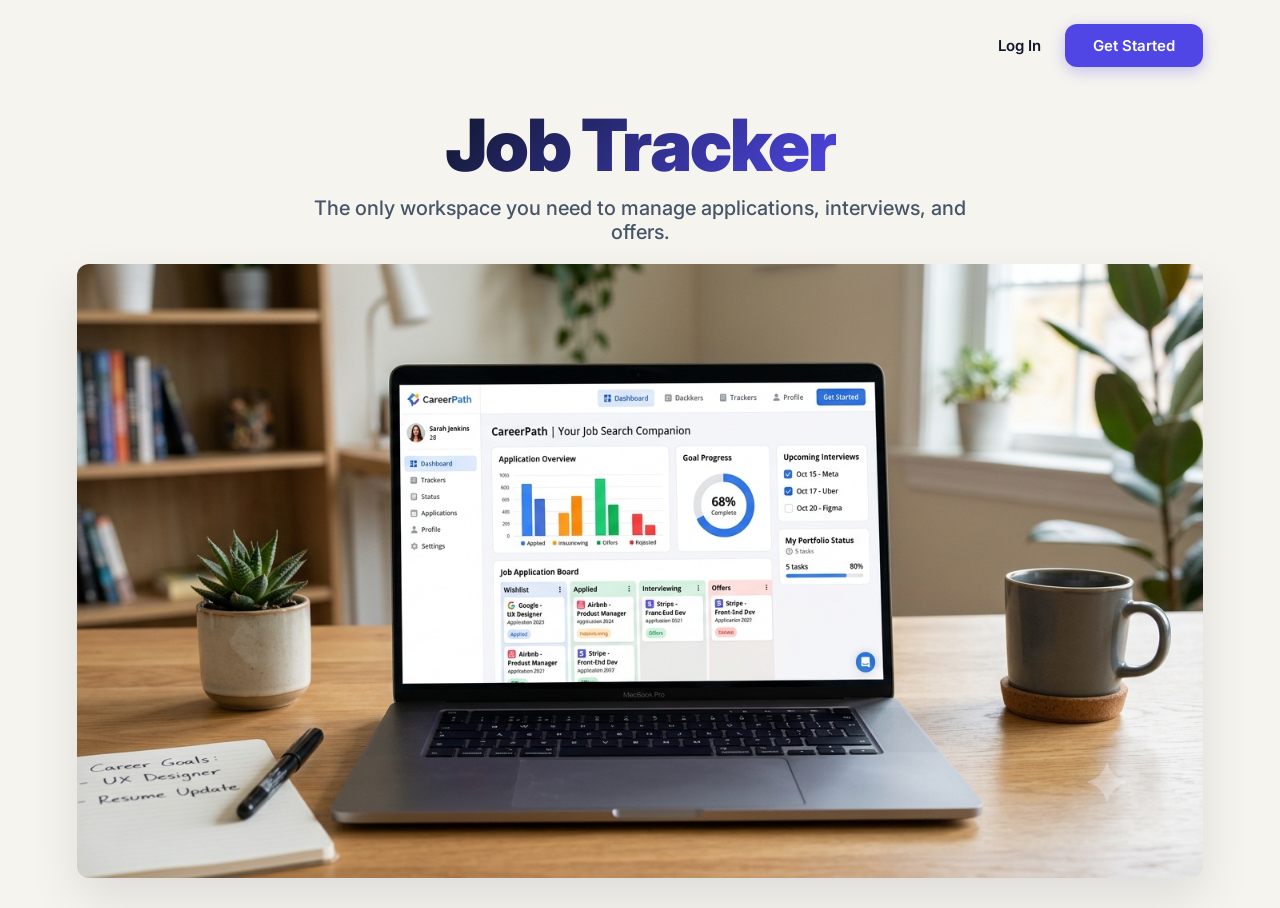
<file: index.html>
<!DOCTYPE html>
<html lang="en">
<head>
    <meta charset="UTF-8">
    <meta name="viewport" content="width=device-width, initial-scale=1.0">
    <title>Command Center · Track Your Career</title>
    
    <link rel="preconnect" href="https://fonts.googleapis.com">
    <link rel="preconnect" href="https://fonts.gstatic.com" crossorigin>
    <link href="https://fonts.googleapis.com/css2?family=Inter:wght@400;500;600;800;900&display=swap" rel="stylesheet">
    
    <style>
        * {
            margin: 0;
            padding: 0;
            box-sizing: border-box;
            font-family: 'Inter', sans-serif;
        }

        body {
            background-color: #f6f4ef; 
            min-height: 100vh;
            display: flex;
            flex-direction: column;
            overflow: hidden; 
        }

        /* =========================================
           1. NAVIGATION BAR
           ========================================= */
        .navbar {
            width: 100%;
            display: flex;
            justify-content: flex-end; 
            align-items: center;
            padding: 24px 6%;
            flex-shrink: 0;
        }

        .nav-links {
            display: flex;
            align-items: center;
            gap: 24px;
        }

        .btn-login {
            text-decoration: none;
            color: #0f172a;
            font-weight: 600;
            font-size: 15px;
            transition: color 0.2s;
        }

        .btn-login:hover {
            color: #4f46e5;
        }

        .btn-primary {
            background: #4f46e5;
            color: white;
            text-decoration: none;
            padding: 12px 28px;
            border-radius: 12px;
            font-weight: 600;
            font-size: 15px;
            box-shadow: 0 4px 15px rgba(79, 70, 229, 0.3);
            transition: all 0.2s ease;
        }

        .btn-primary:hover {
            background: #4338ca;
            transform: translateY(-2px);
            box-shadow: 0 6px 20px rgba(79, 70, 229, 0.4);
        }

        /* =========================================
           2. HEADLINE SECTION
           ========================================= */
        .hero-text {
            display: flex;
            flex-direction: column;
            align-items: center;
            text-align: center;
            padding: 10px 20px 20px;
            flex-shrink: 0;
        }

        .hero-text h1 {
            font-size: clamp(40px, 8vh, 80px); 
            font-weight: 900;
            letter-spacing: -2px;
            margin-bottom: 8px;
            
            background: linear-gradient(135deg, #0f172a 0%, #4f46e5 100%);
            -webkit-background-clip: text;
            -webkit-text-fill-color: transparent;
            background-clip: text;
        }

        .hero-text p {
            font-size: clamp(14px, 2.5vh, 20px);
            color: #475569;
            font-weight: 500;
            max-width: 700px;
        }

        /* =========================================
           3. IMAGE CONTAINER (Fits perfectly)
           ========================================= */
        .image-wrapper {
            flex: 1; 
            display: flex;
            justify-content: center;
            align-items: center; 
            padding: 0 6% 30px 6%; 
            min-height: 0; 
        }

        .hero-image {
            max-height: 100%;
            max-width: 100%;
            object-fit: contain;
            display: block;
            border-radius: 12px;
            box-shadow: 0 20px 50px rgba(0, 0, 0, 0.1);
        }

        /* Responsive adjustments */
        @media (max-width: 768px) {
            .navbar { padding: 16px 5%; }
            .btn-login { display: none; }
            .hero-text { padding: 10px 15px; }
            .image-wrapper { padding: 0 5% 20px 5%; }
        }
    </style>
</head>
<body>

    <!-- 1. NAVIGATION BAR -->
    <nav class="navbar">
        <div class="nav-links">
            <a href="auth.html" class="btn-login">Log In</a>
            <a href="auth.html?mode=register" class="btn-primary">Get Started</a>
        </div>
    </nav>

    <!-- 2. HEADLINE -->
    <div class="hero-text">
        <h1>Job Tracker</h1>
        <p>The only workspace you need to manage applications, interviews, and offers.</p>
    </div>

    <!-- 3. THE IMAGE -->
    <div class="image-wrapper">
        <!-- Ensure your image path is correct here -->
        <img src="./assets/images/Job.png" alt="Job Tracker Dashboard" class="hero-image">
    </div>

</body>
</html>
</file>
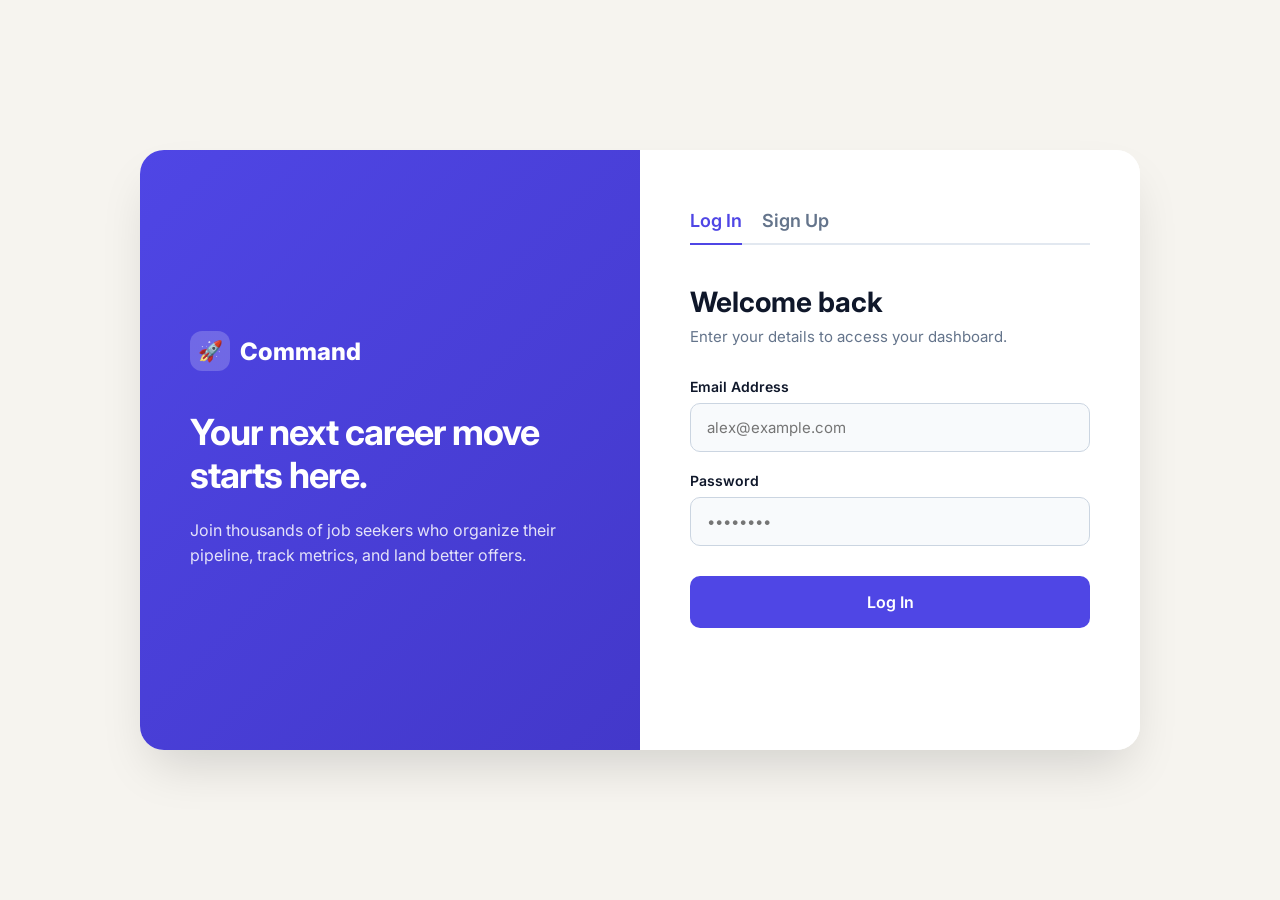
<file: auth.html>
<!DOCTYPE html>
<html lang="en">
<head>
    <meta charset="UTF-8">
    <meta name="viewport" content="width=device-width, initial-scale=1.0">
    <title>Log In · Command Center</title>
    
    <link rel="preconnect" href="https://fonts.googleapis.com">
    <link rel="preconnect" href="https://fonts.gstatic.com" crossorigin>
    <link href="https://fonts.googleapis.com/css2?family=Inter:wght@400;500;600;800&display=swap" rel="stylesheet">
    
    <style>
        * { margin: 0; padding: 0; box-sizing: border-box; font-family: 'Inter', sans-serif; }
        body { background-color: #f6f4ef; min-height: 100vh; display: flex; align-items: center; justify-content: center; padding: 20px; }
        .auth-container { display: flex; width: 100%; max-width: 1000px; background: #ffffff; border-radius: 24px; box-shadow: 0 25px 50px -12px rgba(0, 0, 0, 0.15); overflow: hidden; min-height: 600px; }
        
        .auth-branding { flex: 1; background: linear-gradient(135deg, #4f46e5 0%, #4338ca 100%); color: white; padding: 60px 50px; display: flex; flex-direction: column; justify-content: center; }
        .logo { display: flex; align-items: center; gap: 10px; font-size: 24px; font-weight: 800; margin-bottom: 40px; color: white; text-decoration: none; }
        .logo-icon { background: rgba(255, 255, 255, 0.2); width: 40px; height: 40px; display: flex; align-items: center; justify-content: center; border-radius: 12px; font-size: 20px; }
        .auth-branding h2 { font-size: 36px; line-height: 1.2; margin-bottom: 20px; letter-spacing: -1px; }
        .auth-branding p { color: rgba(255, 255, 255, 0.85); font-size: 16px; line-height: 1.6; }

        .auth-form-wrapper { flex: 1; padding: 60px 50px; display: flex; flex-direction: column; background: #ffffff; }
        .auth-tabs { display: flex; gap: 20px; margin-bottom: 40px; border-bottom: 2px solid #e2e8f0; }
        .auth-tabs button { background: transparent; border: none; font-size: 18px; font-weight: 600; color: #64748b; padding-bottom: 12px; cursor: pointer; position: relative; transition: color 0.2s; }
        .auth-tabs button.active { color: #4f46e5; }
        .auth-tabs button.active::after { content: ''; position: absolute; bottom: -2px; left: 0; width: 100%; height: 2px; background: #4f46e5; }

        .auth-form h3 { font-size: 28px; margin-bottom: 8px; color: #0f172a; }
        .subtitle { color: #64748b; margin-bottom: 32px; font-size: 15px; }
        .input-group { margin-bottom: 20px; display: flex; flex-direction: column; gap: 8px; }
        .input-group label { font-size: 14px; font-weight: 600; color: #0f172a; }
        .input-group input { padding: 14px 16px; border: 1px solid #cbd5e1; border-radius: 10px; outline: none; font-size: 15px; transition: all 0.2s; background: #f8fafc; }
        .input-group input:focus { border-color: #4f46e5; background: #ffffff; box-shadow: 0 0 0 4px rgba(79, 70, 229, 0.1); }
        .btn-primary { background: #4f46e5; color: white; border: none; padding: 16px; border-radius: 10px; font-weight: 600; font-size: 16px; cursor: pointer; transition: background 0.2s; margin-top: 10px; width: 100%; }
        .btn-primary:hover { background: #4338ca; }
        .auth-error { color: #ef4444; font-size: 14px; margin-top: 12px; font-weight: 500; text-align: center; }

        @media (max-width: 768px) {
            .auth-branding { display: none; }
            .auth-container { min-height: auto; }
            .auth-form-wrapper { padding: 40px 30px; }
        }
    </style>
</head>
<body>

    <div class="auth-container">
        <div class="auth-branding">
            <a href="index.html" class="logo">
                <div class="logo-icon">🚀</div>
                <span>Command</span>
            </a>
            <h2>Your next career move starts here.</h2>
            <p>Join thousands of job seekers who organize their pipeline, track metrics, and land better offers.</p>
        </div>

        <div class="auth-form-wrapper">
            <div class="auth-tabs">
                <button id="tabLogin" class="active" onclick="switchAuthMode('login')">Log In</button>
                <button id="tabRegister" onclick="switchAuthMode('register')">Sign Up</button>
            </div>

            <form id="loginForm" class="auth-form">
                <h3>Welcome back</h3>
                <p class="subtitle">Enter your details to access your dashboard.</p>
                <div class="input-group">
                    <label>Email Address</label>
                    <input type="email" id="loginEmail" required placeholder="alex@example.com">
                </div>
                <div class="input-group">
                    <label>Password</label>
                    <input type="password" id="loginPassword" required placeholder="••••••••">
                </div>
                <button type="submit" class="btn-primary">Log In</button>
                <p class="auth-error" id="loginError"></p>
            </form>

            <form id="registerForm" class="auth-form" style="display: none;">
                <h3>Create an account</h3>
                <p class="subtitle">Start tracking your applications today.</p>
                <div class="input-group">
                    <label>Full Name</label>
                    <input type="text" id="regName" required placeholder="Alex Johnson">
                </div>
                <div class="input-group">
                    <label>Email Address</label>
                    <input type="email" id="regEmail" required placeholder="alex@example.com">
                </div>
                <div class="input-group">
                    <label>Password</label>
                    <input type="password" id="regPassword" required placeholder="Create a strong password">
                </div>
                <button type="submit" class="btn-primary">Create Account</button>
                <p class="auth-error" id="registerError"></p>
            </form>
        </div>
    </div>

    <script src="landing.js"></script>
</body>
</html>
</file>
